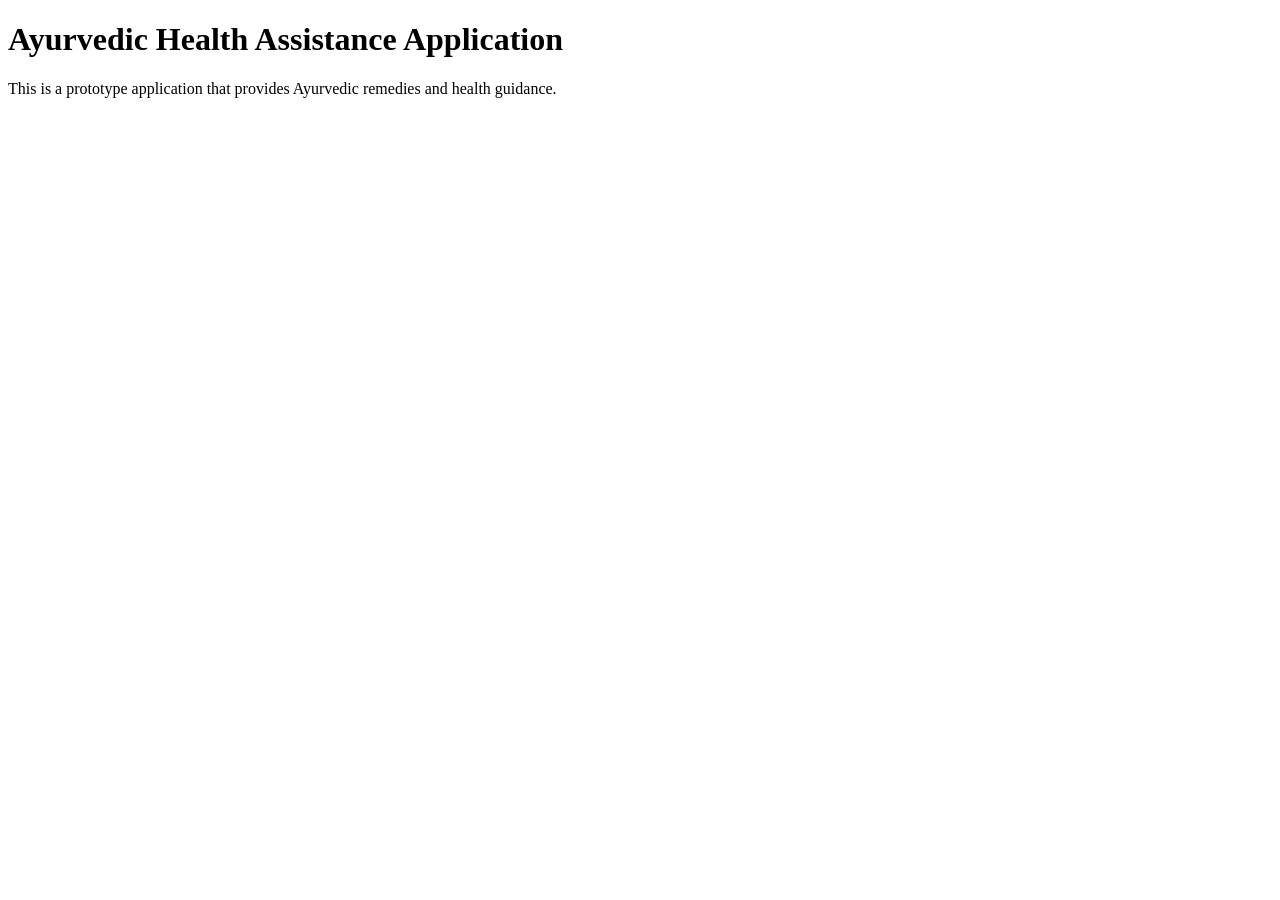
<file: index.html>
<!DOCTYPE html>
<html>
<head>
<title>Ayurvedic Health Assistance App</title>
</head>

<body>
<h1>Ayurvedic Health Assistance Application</h1>
<p>This is a prototype application that provides Ayurvedic remedies and health guidance.</p>
</body>
</html>
</file>
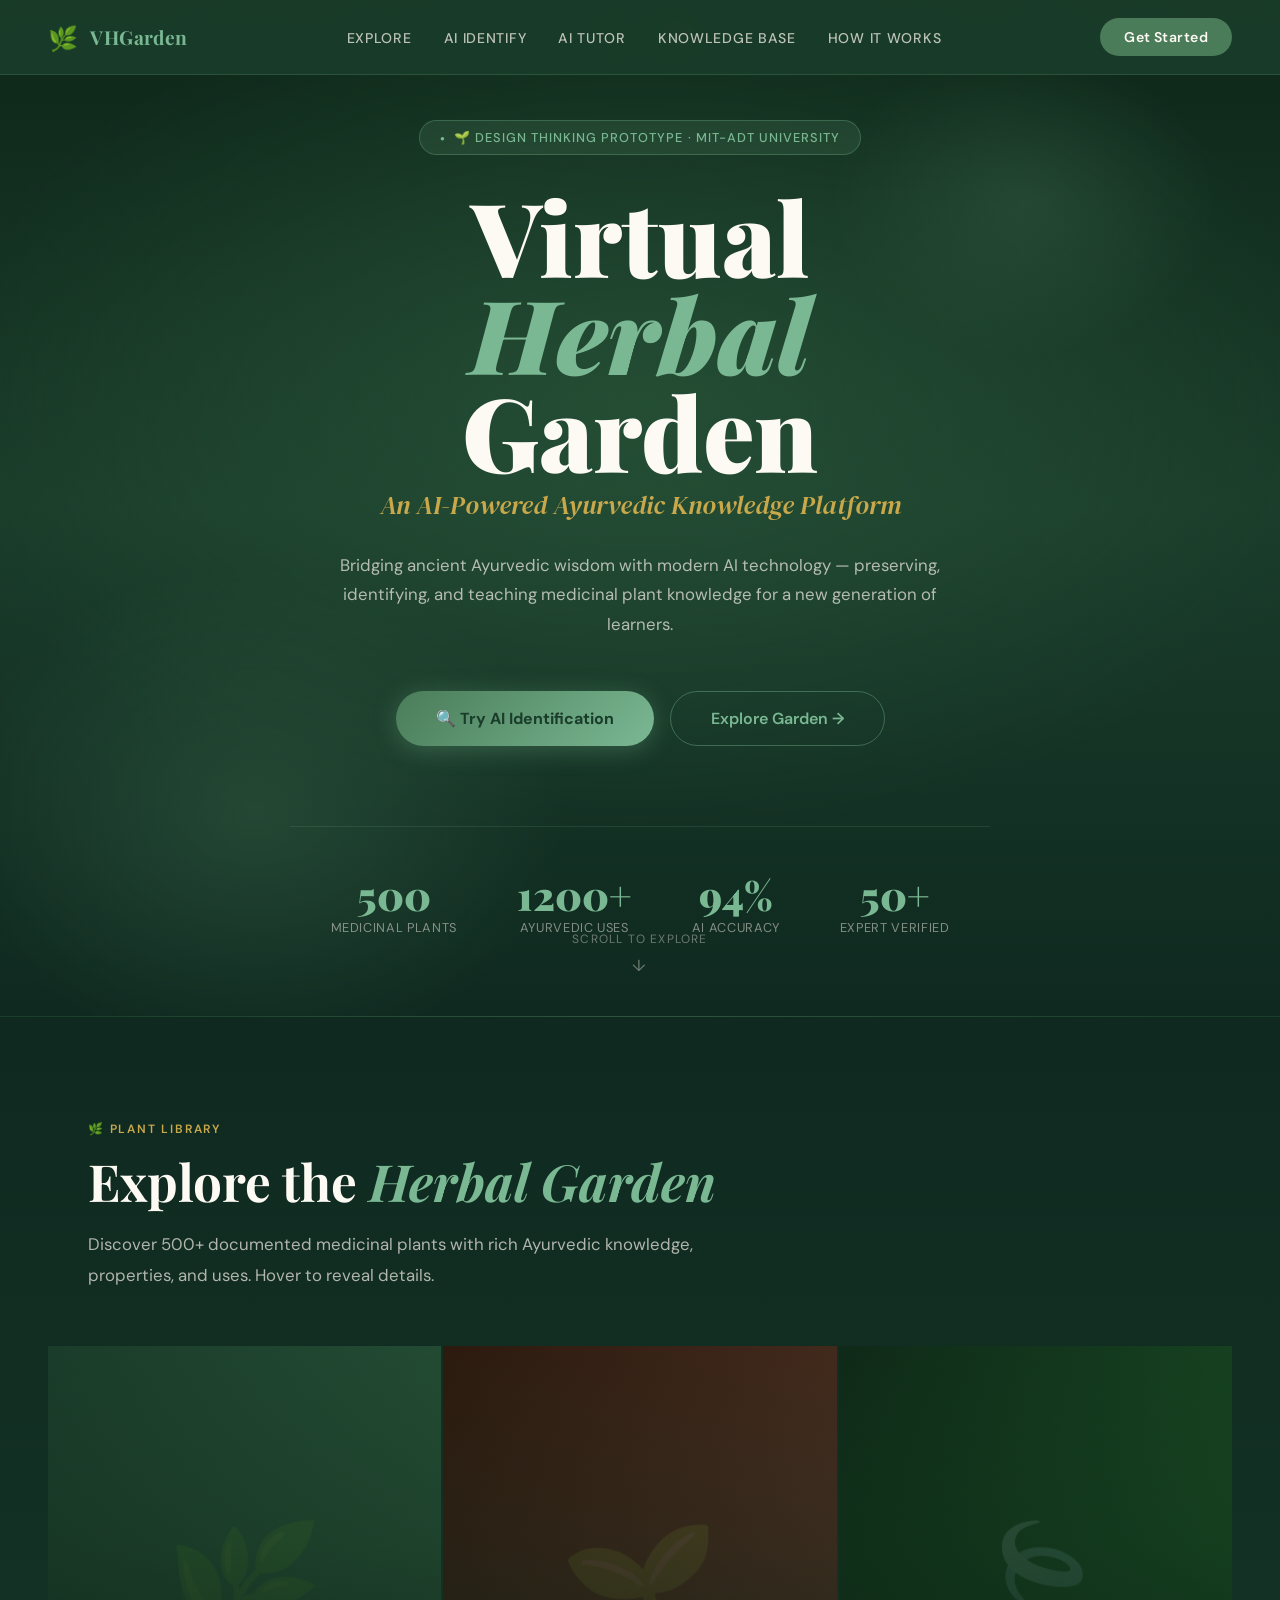
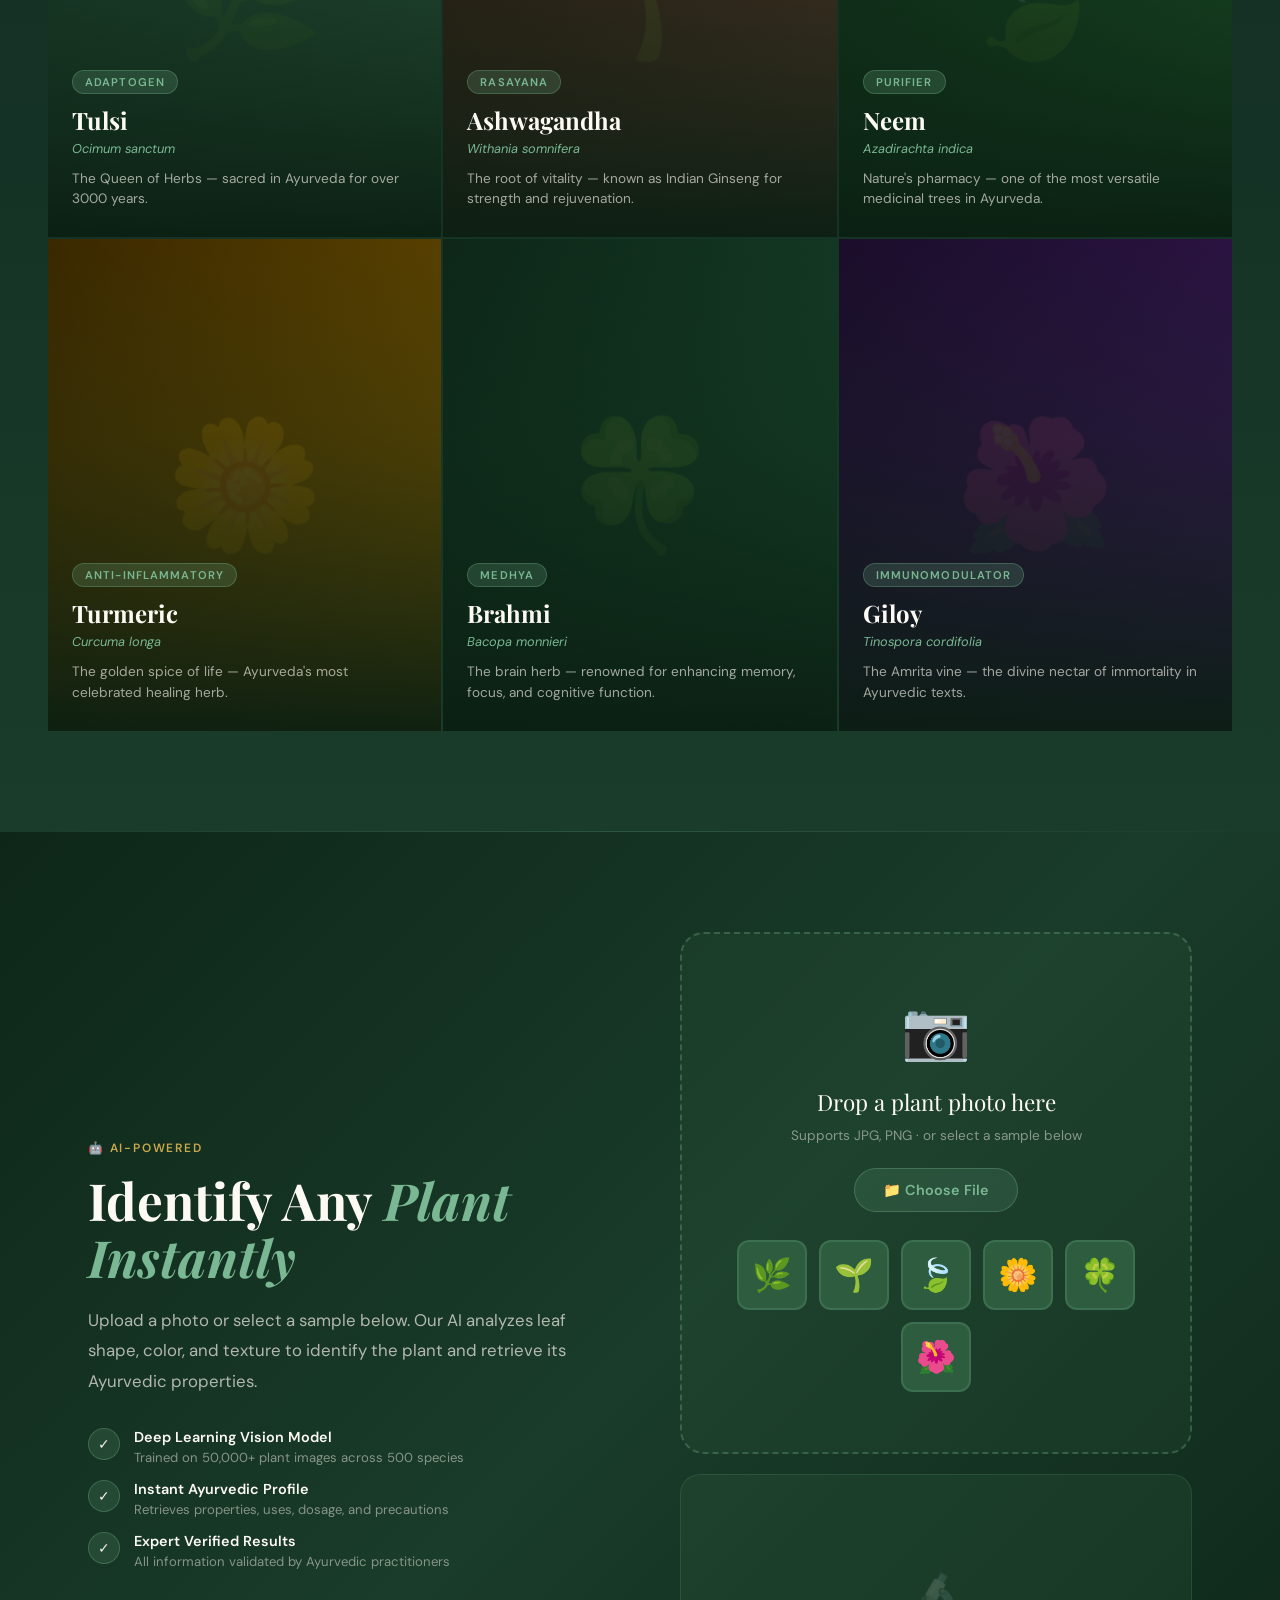
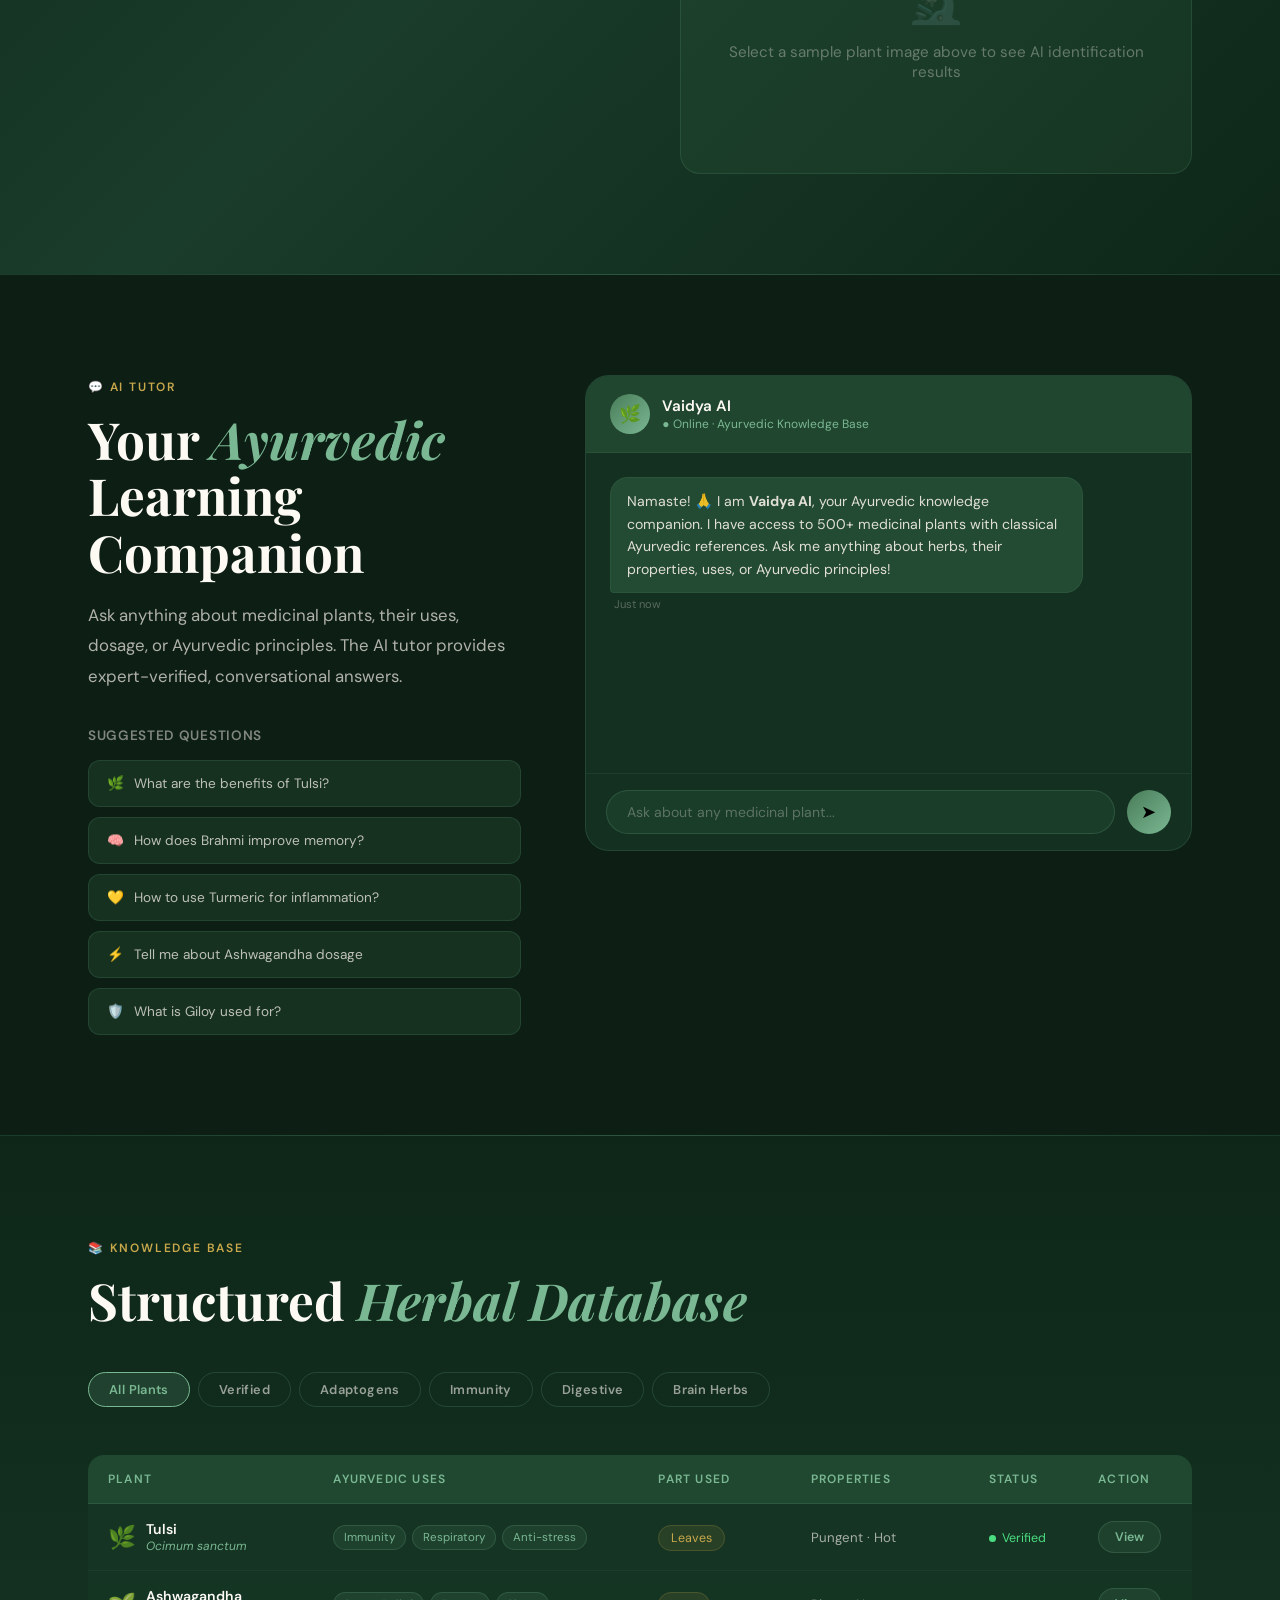
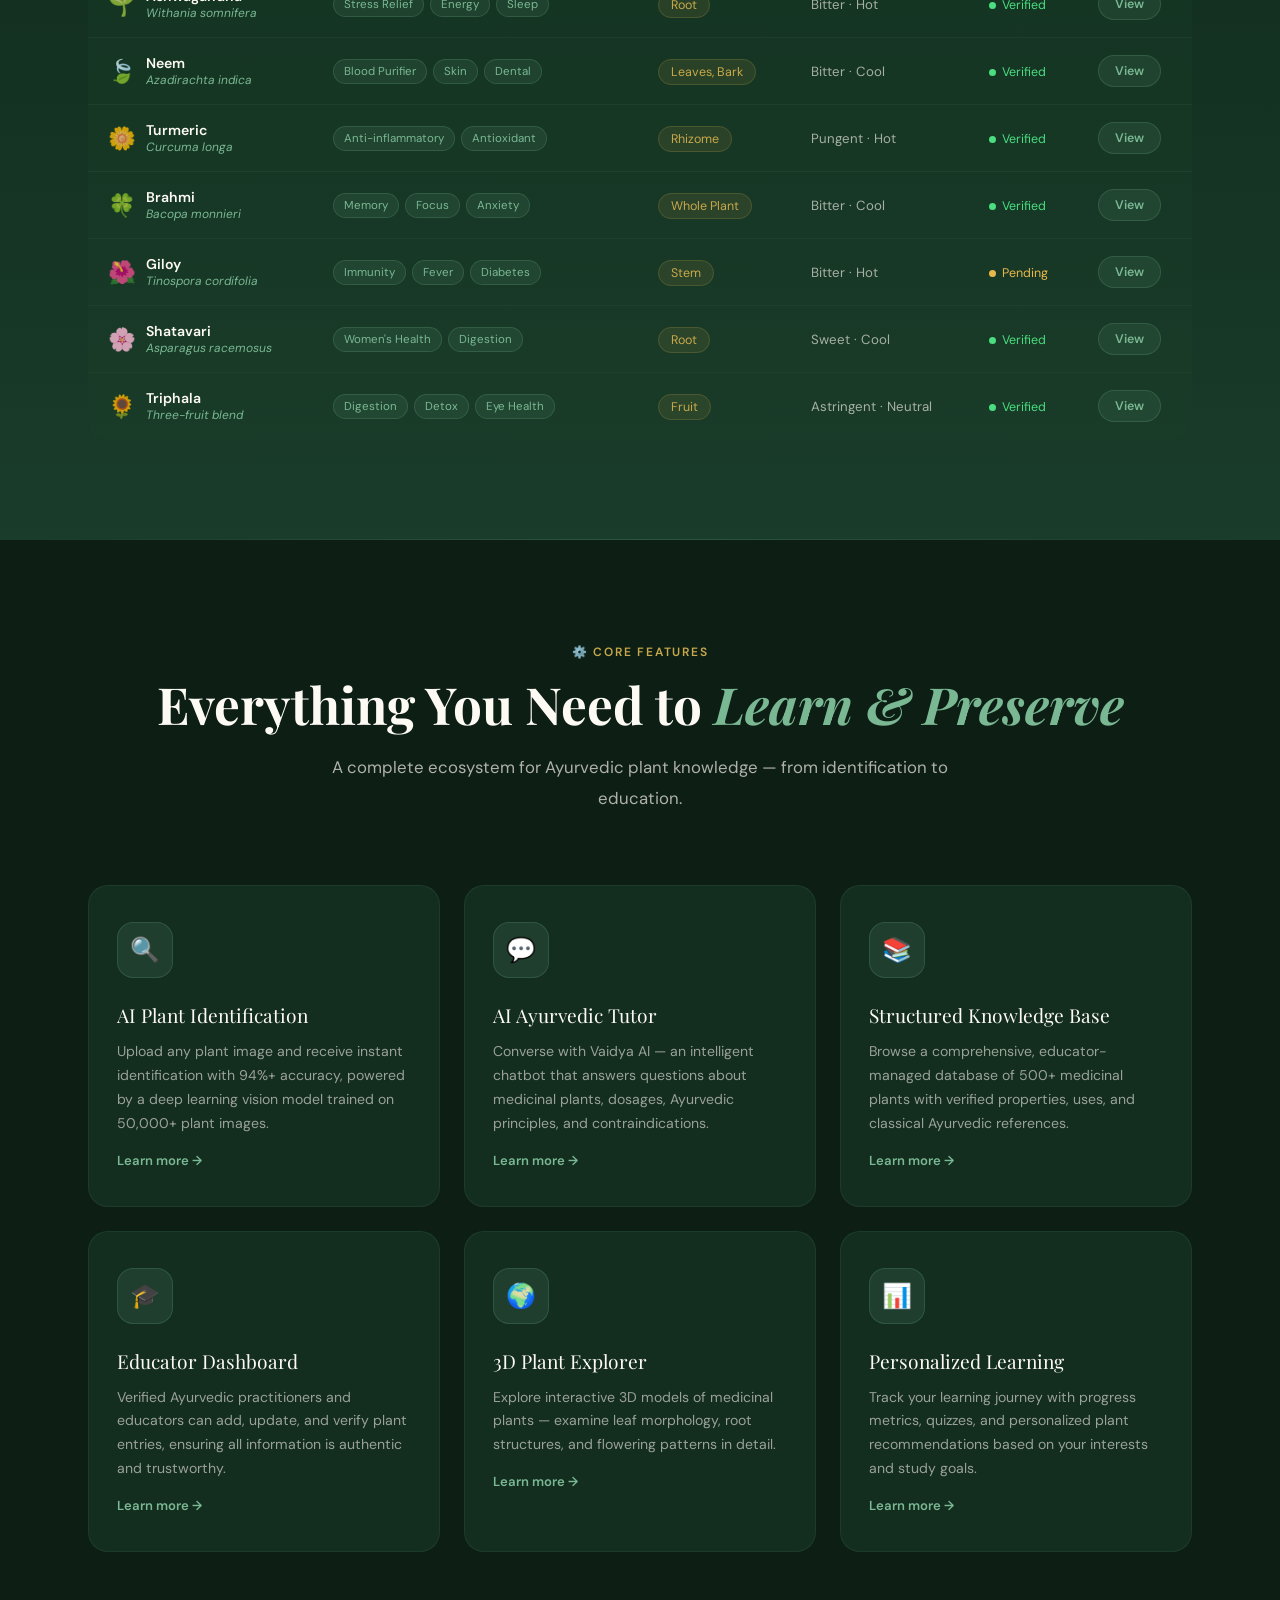
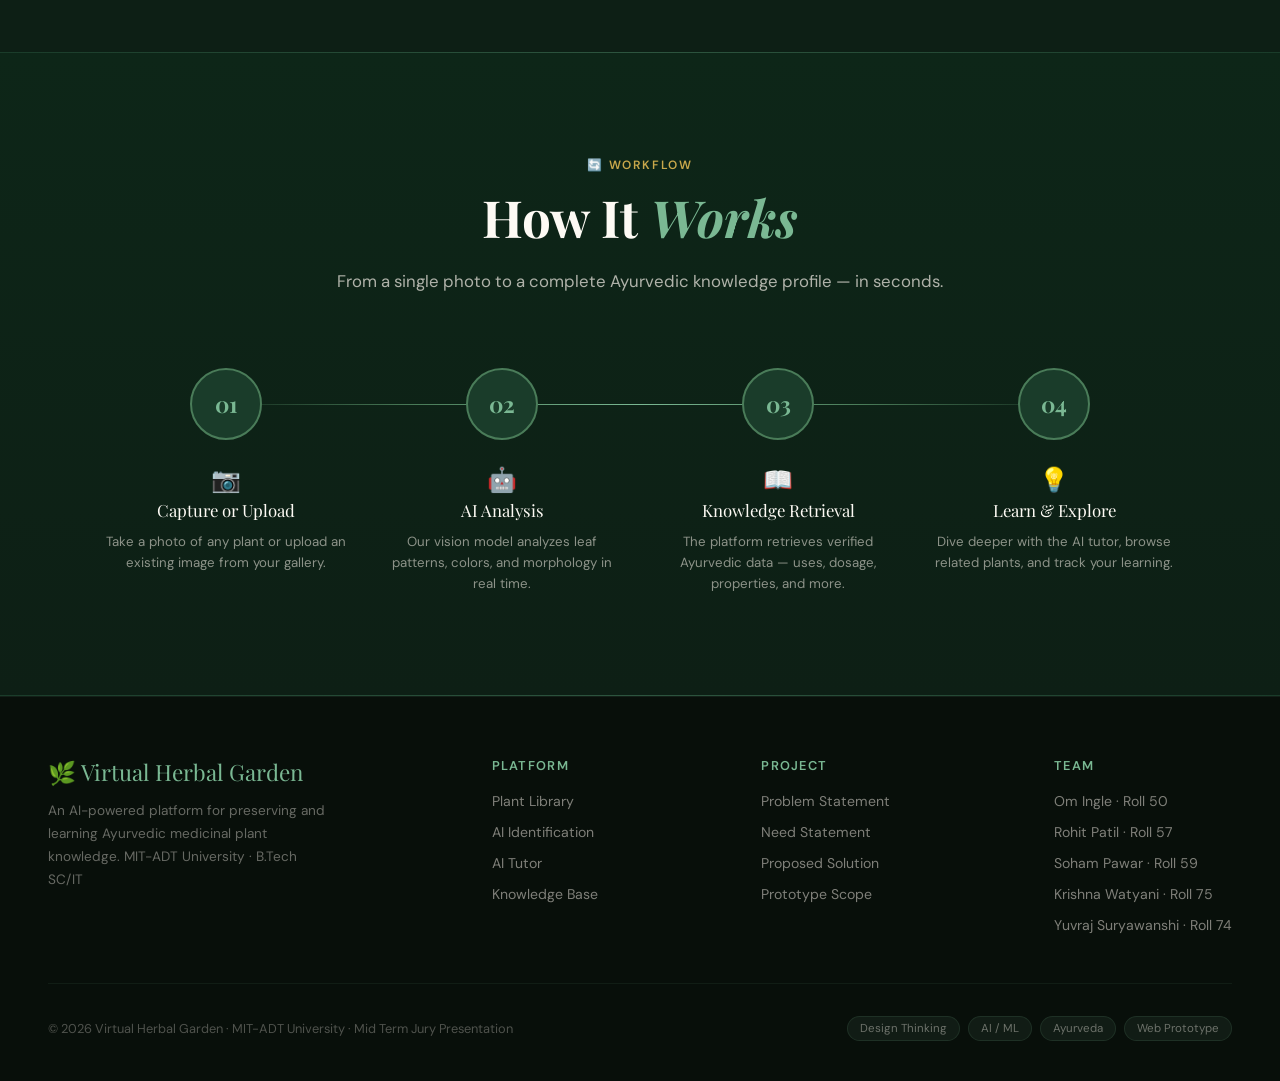
<file: virtual_herbal_garden new.html>
<!DOCTYPE html>
<html lang="en">
<head>
<meta charset="UTF-8">
<meta name="viewport" content="width=device-width, initial-scale=1.0">
<title>Virtual Herbal Garden — AI-Powered Ayurvedic Platform</title>
<link href="https://fonts.googleapis.com/css2?family=Playfair+Display:ital,wght@0,400;0,700;0,900;1,400&family=DM+Sans:wght@300;400;500;600&family=DM+Serif+Display:ital@0;1&display=swap" rel="stylesheet">
<style>
  :root {
    --forest: #1a3c2a;
    --moss: #2d5c3e;
    --sage: #4a7c59;
    --mint: #7ab893;
    --cream: #f5f0e8;
    --parchment: #ede5d0;
    --gold: #c8a84b;
    --amber: #e8b84b;
    --rust: #8b4513;
    --charcoal: #2c2c2c;
    --white: #fdfaf4;
    --text-dark: #1e2d1e;
    --text-mid: #4a5c4a;
    --glow: rgba(122, 184, 147, 0.15);
  }

  * { margin: 0; padding: 0; box-sizing: border-box; }

  html { scroll-behavior: smooth; }

  body {
    font-family: 'DM Sans', sans-serif;
    background: var(--forest);
    color: var(--cream);
    overflow-x: hidden;
  }

  /* ── NAV ── */
  nav {
    position: fixed; top: 0; left: 0; right: 0; z-index: 100;
    display: flex; justify-content: space-between; align-items: center;
    padding: 18px 48px;
    background: rgba(26, 60, 42, 0.92);
    backdrop-filter: blur(12px);
    border-bottom: 1px solid rgba(122, 184, 147, 0.2);
  }
  .nav-logo {
    display: flex; align-items: center; gap: 12px;
    font-family: 'Playfair Display', serif; font-size: 1.2rem; font-weight: 700;
    color: var(--mint); letter-spacing: 0.02em;
  }
  .nav-logo .leaf-icon { font-size: 1.5rem; animation: sway 3s ease-in-out infinite; }
  @keyframes sway { 0%,100%{transform:rotate(-5deg)} 50%{transform:rotate(5deg)} }
  .nav-links { display: flex; gap: 32px; list-style: none; }
  .nav-links a {
    color: rgba(245,240,232,0.75); text-decoration: none;
    font-size: 0.88rem; font-weight: 500; letter-spacing: 0.05em; text-transform: uppercase;
    transition: color 0.3s;
  }
  .nav-links a:hover { color: var(--mint); }
  .nav-cta {
    background: var(--sage); color: var(--white); border: none;
    padding: 10px 24px; border-radius: 100px; font-size: 0.88rem; font-weight: 600;
    cursor: pointer; transition: all 0.3s; font-family: 'DM Sans', sans-serif;
    letter-spacing: 0.03em;
  }
  .nav-cta:hover { background: var(--mint); color: var(--forest); transform: translateY(-1px); }

  /* ── HERO ── */
  #hero {
    min-height: 100vh;
    display: flex; flex-direction: column; justify-content: center; align-items: center;
    text-align: center; padding: 120px 48px 80px;
    position: relative; overflow: hidden;
  }
  .hero-bg {
    position: absolute; inset: 0; z-index: 0;
    background:
      radial-gradient(ellipse 80% 60% at 50% 40%, rgba(45,92,62,0.6) 0%, transparent 70%),
      radial-gradient(ellipse 40% 40% at 20% 80%, rgba(74,124,89,0.3) 0%, transparent 60%),
      radial-gradient(ellipse 30% 30% at 80% 20%, rgba(122,184,147,0.15) 0%, transparent 50%),
      linear-gradient(180deg, #0d2618 0%, #1a3c2a 50%, #0f2920 100%);
  }
  .floating-leaves {
    position: absolute; inset: 0; z-index: 0; pointer-events: none; overflow: hidden;
  }
  .leaf {
    position: absolute; font-size: 2rem; opacity: 0.06;
    animation: floatLeaf linear infinite;
  }
  @keyframes floatLeaf {
    0% { transform: translateY(100vh) rotate(0deg); opacity: 0; }
    10% { opacity: 0.08; }
    90% { opacity: 0.08; }
    100% { transform: translateY(-200px) rotate(360deg); opacity: 0; }
  }
  .hero-badge {
    display: inline-flex; align-items: center; gap: 8px;
    background: rgba(122,184,147,0.12); border: 1px solid rgba(122,184,147,0.3);
    padding: 8px 20px; border-radius: 100px; font-size: 0.8rem; font-weight: 500;
    color: var(--mint); letter-spacing: 0.08em; text-transform: uppercase;
    margin-bottom: 32px; position: relative; z-index: 1;
    animation: fadeSlideUp 0.8s ease both;
  }
  .hero-badge::before { content: '●'; font-size: 0.5rem; animation: pulse 2s infinite; }
  @keyframes pulse { 0%,100%{opacity:1} 50%{opacity:0.3} }
  .hero-title {
    font-family: 'Playfair Display', serif;
    font-size: clamp(3rem, 8vw, 7rem);
    font-weight: 900; line-height: 0.95;
    color: var(--white); margin-bottom: 8px;
    position: relative; z-index: 1;
    animation: fadeSlideUp 0.8s 0.1s ease both;
  }
  .hero-title .accent { color: var(--mint); font-style: italic; }
  .hero-sub-title {
    font-family: 'DM Serif Display', serif; font-size: clamp(1.1rem, 2.5vw, 1.6rem);
    color: var(--gold); margin-bottom: 28px; font-style: italic;
    position: relative; z-index: 1;
    animation: fadeSlideUp 0.8s 0.2s ease both;
  }
  .hero-desc {
    max-width: 600px; font-size: 1.05rem; line-height: 1.75;
    color: rgba(245,240,232,0.7); margin-bottom: 52px;
    position: relative; z-index: 1;
    animation: fadeSlideUp 0.8s 0.3s ease both;
  }
  .hero-actions {
    display: flex; gap: 16px; justify-content: center; flex-wrap: wrap;
    position: relative; z-index: 1;
    animation: fadeSlideUp 0.8s 0.4s ease both;
  }
  .btn-primary {
    background: linear-gradient(135deg, var(--sage), var(--mint));
    color: var(--forest); border: none; padding: 16px 40px; border-radius: 100px;
    font-size: 1rem; font-weight: 700; cursor: pointer;
    transition: all 0.3s; font-family: 'DM Sans', sans-serif;
    box-shadow: 0 4px 24px rgba(122,184,147,0.3);
  }
  .btn-primary:hover { transform: translateY(-2px); box-shadow: 0 8px 32px rgba(122,184,147,0.4); }
  .btn-secondary {
    background: transparent; color: var(--mint);
    border: 1.5px solid rgba(122,184,147,0.4); padding: 16px 40px; border-radius: 100px;
    font-size: 1rem; font-weight: 600; cursor: pointer;
    transition: all 0.3s; font-family: 'DM Sans', sans-serif;
  }
  .btn-secondary:hover { background: rgba(122,184,147,0.1); border-color: var(--mint); }
  .hero-scroll {
    position: absolute; bottom: 40px; left: 50%; transform: translateX(-50%);
    display: flex; flex-direction: column; align-items: center; gap: 8px;
    color: rgba(245,240,232,0.4); font-size: 0.75rem; letter-spacing: 0.1em;
    text-transform: uppercase; z-index: 1; animation: bounce 2s infinite;
  }
  @keyframes bounce { 0%,100%{transform:translateX(-50%) translateY(0)} 50%{transform:translateX(-50%) translateY(6px)} }
  .hero-stats {
    display: flex; gap: 60px; justify-content: center; flex-wrap: wrap;
    margin-top: 80px; position: relative; z-index: 1;
    animation: fadeSlideUp 0.8s 0.5s ease both;
    border-top: 1px solid rgba(122,184,147,0.15); padding-top: 48px; width: 100%; max-width: 700px;
  }
  .stat { text-align: center; }
  .stat-num {
    font-family: 'Playfair Display', serif; font-size: 2.5rem; font-weight: 900;
    color: var(--mint); line-height: 1;
  }
  .stat-label { font-size: 0.8rem; color: rgba(245,240,232,0.5); margin-top: 4px; letter-spacing: 0.05em; text-transform: uppercase; }

  @keyframes fadeSlideUp {
    from { opacity: 0; transform: translateY(30px); }
    to { opacity: 1; transform: translateY(0); }
  }

  /* ── SECTION COMMON ── */
  section { padding: 100px 48px; max-width: 1200px; margin: 0 auto; }
  .section-label {
    display: inline-block; font-size: 0.75rem; font-weight: 600;
    letter-spacing: 0.15em; text-transform: uppercase;
    color: var(--gold); margin-bottom: 16px;
  }
  .section-title {
    font-family: 'Playfair Display', serif; font-size: clamp(2rem, 4vw, 3.2rem);
    font-weight: 700; line-height: 1.1; color: var(--white); margin-bottom: 20px;
  }
  .section-title .italic { font-style: italic; color: var(--mint); }
  .section-body { font-size: 1.05rem; line-height: 1.8; color: rgba(245,240,232,0.7); max-width: 620px; }

  /* ── FULL-WIDTH WRAPPER ── */
  .fw { max-width: 100%; }
  .section-inner { max-width: 1200px; margin: 0 auto; }

  /* ── EXPLORE SECTION ── */
  #explore { background: linear-gradient(180deg, #0f2920 0%, #1a3c2a 100%); max-width: 100%; padding: 100px 0; }
  .explore-header { padding: 0 48px; margin-bottom: 56px; }
  .plant-grid {
    display: grid; grid-template-columns: repeat(3, 1fr);
    gap: 2px; padding: 0 48px;
  }
  @media(max-width:900px) { .plant-grid { grid-template-columns: 1fr 1fr; } }
  .plant-card {
    position: relative; overflow: hidden; cursor: pointer;
    aspect-ratio: 4/5; background: var(--moss);
    transition: all 0.4s;
  }
  .plant-card:hover { z-index: 2; transform: scale(1.02); }
  .plant-card-bg {
    position: absolute; inset: 0;
    display: flex; align-items: center; justify-content: center;
    font-size: 8rem; opacity: 0.15; transition: all 0.5s;
  }
  .plant-card:hover .plant-card-bg { opacity: 0.25; transform: scale(1.1); }
  .plant-card-overlay {
    position: absolute; inset: 0;
    background: linear-gradient(0deg, rgba(10,30,18,0.95) 0%, rgba(10,30,18,0.3) 60%, transparent 100%);
  }
  .plant-card-content {
    position: absolute; bottom: 0; left: 0; right: 0; padding: 28px 24px;
  }
  .plant-tag {
    display: inline-block; background: rgba(122,184,147,0.2); color: var(--mint);
    font-size: 0.7rem; font-weight: 600; letter-spacing: 0.1em; text-transform: uppercase;
    padding: 4px 12px; border-radius: 100px; margin-bottom: 10px;
    border: 1px solid rgba(122,184,147,0.3);
  }
  .plant-name {
    font-family: 'Playfair Display', serif; font-size: 1.5rem; font-weight: 700;
    color: var(--white); margin-bottom: 4px;
  }
  .plant-scientific { font-size: 0.8rem; color: var(--mint); font-style: italic; margin-bottom: 12px; }
  .plant-desc { font-size: 0.85rem; color: rgba(245,240,232,0.65); line-height: 1.5; }
  .plant-card-hover {
    position: absolute; inset: 0; background: rgba(26,60,42,0.97);
    padding: 32px 24px; opacity: 0; transition: all 0.4s;
    display: flex; flex-direction: column; justify-content: center;
  }
  .plant-card:hover .plant-card-hover { opacity: 1; }
  .hover-title { font-family: 'Playfair Display', serif; font-size: 1.3rem; color: var(--mint); margin-bottom: 16px; }
  .hover-props { list-style: none; }
  .hover-props li {
    display: flex; align-items: flex-start; gap: 10px;
    font-size: 0.85rem; color: rgba(245,240,232,0.8); padding: 8px 0;
    border-bottom: 1px solid rgba(122,184,147,0.1);
  }
  .hover-props li:last-child { border-bottom: none; }
  .prop-icon { color: var(--gold); flex-shrink: 0; }

  /* ── AI IDENTIFY ── */
  #identify {
    background: linear-gradient(135deg, #0d2618 0%, #1a3c2a 50%, #0d2618 100%);
    max-width: 100%; padding: 100px 0;
  }
  .identify-inner {
    max-width: 1200px; margin: 0 auto; padding: 0 48px;
    display: grid; grid-template-columns: 1fr 1fr; gap: 80px; align-items: center;
  }
  @media(max-width:900px) { .identify-inner { grid-template-columns: 1fr; } }
  .upload-zone {
    border: 2px dashed rgba(122,184,147,0.3); border-radius: 24px;
    padding: 60px 40px; text-align: center;
    background: rgba(45,92,62,0.2); cursor: pointer;
    transition: all 0.3s; position: relative; overflow: hidden;
  }
  .upload-zone:hover { border-color: var(--mint); background: rgba(45,92,62,0.35); }
  .upload-icon { font-size: 3.5rem; margin-bottom: 20px; display: block; }
  .upload-title { font-family: 'Playfair Display', serif; font-size: 1.4rem; color: var(--white); margin-bottom: 10px; }
  .upload-hint { font-size: 0.85rem; color: rgba(245,240,232,0.5); }
  .upload-btn {
    margin-top: 24px; background: rgba(122,184,147,0.15);
    border: 1px solid rgba(122,184,147,0.3); color: var(--mint);
    padding: 12px 28px; border-radius: 100px; font-size: 0.9rem; font-weight: 600;
    cursor: pointer; transition: all 0.3s; font-family: 'DM Sans', sans-serif;
  }
  .upload-btn:hover { background: rgba(122,184,147,0.25); }
  .sample-images { display: flex; gap: 12px; margin-top: 28px; justify-content: center; flex-wrap: wrap; }
  .sample-img {
    width: 70px; height: 70px; border-radius: 12px; overflow: hidden;
    border: 2px solid rgba(122,184,147,0.2); cursor: pointer;
    transition: all 0.3s; background: var(--moss);
    display: flex; align-items: center; justify-content: center;
    font-size: 2rem;
  }
  .sample-img:hover { border-color: var(--mint); transform: scale(1.05); }
  .sample-img.active { border-color: var(--gold); }
  .result-panel {
    background: rgba(45,92,62,0.25); border: 1px solid rgba(122,184,147,0.15);
    border-radius: 20px; padding: 32px; min-height: 300px;
    display: flex; flex-direction: column; justify-content: center;
  }
  .result-empty { text-align: center; color: rgba(245,240,232,0.35); font-size: 0.95rem; }
  .result-empty-icon { font-size: 3rem; margin-bottom: 12px; display: block; opacity: 0.5; }
  .result-content { display: none; }
  .result-content.active { display: block; animation: fadeSlideUp 0.5s ease; }
  .result-match { display: flex; align-items: center; gap: 16px; margin-bottom: 24px; }
  .result-icon { font-size: 3rem; }
  .result-name { font-family: 'Playfair Display', serif; font-size: 1.5rem; color: var(--white); }
  .result-sci { color: var(--mint); font-size: 0.9rem; font-style: italic; }
  .confidence-bar { margin-bottom: 20px; }
  .confidence-label { display: flex; justify-content: space-between; font-size: 0.8rem; color: rgba(245,240,232,0.6); margin-bottom: 8px; }
  .bar-track { height: 6px; background: rgba(122,184,147,0.15); border-radius: 100px; overflow: hidden; }
  .bar-fill { height: 100%; background: linear-gradient(90deg, var(--sage), var(--mint)); border-radius: 100px; transition: width 1s ease; width: 0; }
  .result-tags { display: flex; gap: 8px; flex-wrap: wrap; margin-bottom: 20px; }
  .rtag {
    padding: 6px 14px; border-radius: 100px; font-size: 0.75rem; font-weight: 600;
    background: rgba(122,184,147,0.12); border: 1px solid rgba(122,184,147,0.25);
    color: var(--mint);
  }
  .result-info { font-size: 0.88rem; line-height: 1.6; color: rgba(245,240,232,0.7); }

  /* ── AI TUTOR ── */
  #tutor {
    background: #0d1f15; max-width: 100%; padding: 100px 0;
  }
  .tutor-inner {
    max-width: 1200px; margin: 0 auto; padding: 0 48px;
    display: grid; grid-template-columns: 1fr 1.4fr; gap: 64px; align-items: start;
  }
  @media(max-width:900px) { .tutor-inner { grid-template-columns: 1fr; } }
  .chat-window {
    background: rgba(26,60,42,0.6); border: 1px solid rgba(122,184,147,0.15);
    border-radius: 24px; overflow: hidden;
  }
  .chat-header {
    background: rgba(45,92,62,0.5); padding: 18px 24px;
    display: flex; align-items: center; gap: 12px;
    border-bottom: 1px solid rgba(122,184,147,0.1);
  }
  .chat-avatar {
    width: 40px; height: 40px; border-radius: 100px;
    background: linear-gradient(135deg, var(--sage), var(--mint));
    display: flex; align-items: center; justify-content: center; font-size: 1.1rem;
  }
  .chat-name { font-weight: 600; color: var(--white); font-size: 0.95rem; }
  .chat-status { font-size: 0.75rem; color: var(--mint); }
  .chat-messages { padding: 24px; min-height: 320px; max-height: 320px; overflow-y: auto; display: flex; flex-direction: column; gap: 16px; }
  .chat-messages::-webkit-scrollbar { width: 4px; }
  .chat-messages::-webkit-scrollbar-thumb { background: rgba(122,184,147,0.2); border-radius: 2px; }
  .msg { max-width: 85%; }
  .msg-bot { align-self: flex-start; }
  .msg-user { align-self: flex-end; }
  .msg-bubble {
    padding: 12px 16px; border-radius: 18px; font-size: 0.88rem; line-height: 1.6;
  }
  .msg-bot .msg-bubble {
    background: rgba(45,92,62,0.6); color: rgba(245,240,232,0.9);
    border-bottom-left-radius: 4px; border: 1px solid rgba(122,184,147,0.1);
  }
  .msg-user .msg-bubble {
    background: linear-gradient(135deg, var(--sage), var(--moss));
    color: var(--white); border-bottom-right-radius: 4px;
  }
  .msg-time { font-size: 0.7rem; color: rgba(245,240,232,0.3); margin-top: 4px; padding: 0 4px; }
  .chat-input-area {
    padding: 16px 20px; border-top: 1px solid rgba(122,184,147,0.1);
    display: flex; gap: 12px; align-items: center;
  }
  .chat-input {
    flex: 1; background: rgba(45,92,62,0.3); border: 1px solid rgba(122,184,147,0.2);
    border-radius: 100px; padding: 12px 20px; color: var(--cream);
    font-size: 0.88rem; outline: none; font-family: 'DM Sans', sans-serif;
  }
  .chat-input::placeholder { color: rgba(245,240,232,0.3); }
  .chat-input:focus { border-color: rgba(122,184,147,0.5); }
  .chat-send {
    width: 44px; height: 44px; border-radius: 100px;
    background: linear-gradient(135deg, var(--sage), var(--mint));
    border: none; cursor: pointer; display: flex; align-items: center; justify-content: center;
    font-size: 1.1rem; transition: all 0.3s; flex-shrink: 0;
  }
  .chat-send:hover { transform: scale(1.08); }
  .suggested-qs { display: flex; flex-direction: column; gap: 10px; }
  .sq {
    background: rgba(45,92,62,0.3); border: 1px solid rgba(122,184,147,0.15);
    border-radius: 12px; padding: 14px 18px; cursor: pointer;
    font-size: 0.85rem; color: rgba(245,240,232,0.75);
    transition: all 0.3s; display: flex; align-items: center; gap: 10px;
  }
  .sq:hover { background: rgba(45,92,62,0.55); border-color: rgba(122,184,147,0.35); color: var(--white); }
  .sq-icon { color: var(--gold); flex-shrink: 0; }
  .typing-indicator { display: flex; gap: 4px; padding: 4px 0; }
  .typing-dot {
    width: 6px; height: 6px; border-radius: 50%; background: var(--mint);
    animation: typingPulse 1.2s infinite;
  }
  .typing-dot:nth-child(2) { animation-delay: 0.2s; }
  .typing-dot:nth-child(3) { animation-delay: 0.4s; }
  @keyframes typingPulse { 0%,80%,100%{opacity:0.2;transform:scale(0.8)} 40%{opacity:1;transform:scale(1)} }

  /* ── KNOWLEDGE BASE ── */
  #knowledge {
    background: linear-gradient(180deg, #0d2618 0%, #1a3c2a 100%);
    max-width: 100%; padding: 100px 0;
  }
  .kb-inner { max-width: 1200px; margin: 0 auto; padding: 0 48px; }
  .kb-header { display: flex; justify-content: space-between; align-items: flex-end; margin-bottom: 48px; flex-wrap: wrap; gap: 24px; }
  .kb-filters { display: flex; gap: 8px; flex-wrap: wrap; }
  .filter-btn {
    padding: 8px 20px; border-radius: 100px; font-size: 0.8rem; font-weight: 600;
    cursor: pointer; transition: all 0.3s; font-family: 'DM Sans', sans-serif;
    border: 1px solid rgba(122,184,147,0.2); background: transparent; color: rgba(245,240,232,0.6);
    letter-spacing: 0.03em;
  }
  .filter-btn.active, .filter-btn:hover {
    background: rgba(122,184,147,0.15); border-color: var(--mint); color: var(--mint);
  }
  .kb-table {
    width: 100%; border-collapse: collapse;
    background: rgba(26,60,42,0.4); border-radius: 16px; overflow: hidden;
  }
  .kb-table th {
    background: rgba(45,92,62,0.5); padding: 16px 20px; text-align: left;
    font-size: 0.75rem; font-weight: 600; letter-spacing: 0.1em; text-transform: uppercase;
    color: var(--mint); border-bottom: 1px solid rgba(122,184,147,0.15);
  }
  .kb-table td {
    padding: 16px 20px; font-size: 0.88rem; color: rgba(245,240,232,0.8);
    border-bottom: 1px solid rgba(122,184,147,0.06); vertical-align: middle;
  }
  .kb-table tr:last-child td { border-bottom: none; }
  .kb-table tr:hover td { background: rgba(45,92,62,0.2); }
  .kb-icon { font-size: 1.4rem; }
  .kb-name { font-weight: 600; color: var(--white); }
  .kb-sci { font-size: 0.75rem; color: var(--mint); font-style: italic; }
  .uses-tags { display: flex; gap: 6px; flex-wrap: wrap; }
  .utag { font-size: 0.72rem; padding: 4px 10px; border-radius: 100px; background: rgba(122,184,147,0.1); color: var(--mint); border: 1px solid rgba(122,184,147,0.2); }
  .part-badge { font-size: 0.78rem; padding: 4px 12px; border-radius: 100px; background: rgba(200,168,75,0.1); color: var(--gold); border: 1px solid rgba(200,168,75,0.2); }
  .status-dot { display: inline-flex; align-items: center; gap: 6px; font-size: 0.78rem; }
  .sdot { width: 7px; height: 7px; border-radius: 50%; }
  .sdot.verified { background: #4ade80; }
  .sdot.pending { background: var(--amber); }
  .action-btn {
    padding: 7px 16px; border-radius: 100px; font-size: 0.78rem; font-weight: 600;
    cursor: pointer; transition: all 0.3s; font-family: 'DM Sans', sans-serif;
    background: rgba(122,184,147,0.1); border: 1px solid rgba(122,184,147,0.2); color: var(--mint);
  }
  .action-btn:hover { background: rgba(122,184,147,0.2); }

  /* ── FEATURES ── */
  #features {
    background: #0d1f15; max-width: 100%; padding: 100px 0;
  }
  .features-inner { max-width: 1200px; margin: 0 auto; padding: 0 48px; }
  .features-header { text-align: center; margin-bottom: 72px; }
  .features-grid { display: grid; grid-template-columns: repeat(3, 1fr); gap: 24px; }
  @media(max-width:900px) { .features-grid { grid-template-columns: 1fr 1fr; } }
  .feature-card {
    background: rgba(26,60,42,0.5); border: 1px solid rgba(122,184,147,0.1);
    border-radius: 20px; padding: 36px 28px;
    transition: all 0.4s; position: relative; overflow: hidden;
  }
  .feature-card::before {
    content: ''; position: absolute; top: 0; left: 0; right: 0; height: 2px;
    background: linear-gradient(90deg, transparent, var(--sage), transparent);
    opacity: 0; transition: all 0.4s;
  }
  .feature-card:hover { transform: translateY(-6px); border-color: rgba(122,184,147,0.25); background: rgba(45,92,62,0.4); }
  .feature-card:hover::before { opacity: 1; }
  .feature-icon {
    width: 56px; height: 56px; border-radius: 16px;
    background: rgba(122,184,147,0.12); border: 1px solid rgba(122,184,147,0.2);
    display: flex; align-items: center; justify-content: center;
    font-size: 1.5rem; margin-bottom: 24px;
  }
  .feature-title { font-family: 'Playfair Display', serif; font-size: 1.2rem; color: var(--white); margin-bottom: 12px; }
  .feature-desc { font-size: 0.88rem; line-height: 1.7; color: rgba(245,240,232,0.6); }
  .feature-link { color: var(--mint); font-size: 0.82rem; font-weight: 600; display: inline-flex; align-items: center; gap: 4px; margin-top: 16px; cursor: pointer; }

  /* ── HOW IT WORKS ── */
  #how {
    background: linear-gradient(180deg, #0d2618 0%, #0d1f15 100%);
    max-width: 100%; padding: 100px 0;
  }
  .how-inner { max-width: 1200px; margin: 0 auto; padding: 0 48px; }
  .how-header { text-align: center; margin-bottom: 72px; }
  .steps { display: grid; grid-template-columns: repeat(4, 1fr); gap: 0; position: relative; }
  .steps::before {
    content: ''; position: absolute; top: 36px; left: 10%; right: 10%; height: 1px;
    background: linear-gradient(90deg, transparent, var(--sage), var(--mint), var(--sage), transparent);
    z-index: 0;
  }
  .step { text-align: center; padding: 0 16px; position: relative; z-index: 1; }
  .step-num {
    width: 72px; height: 72px; border-radius: 50%; margin: 0 auto 24px;
    display: flex; align-items: center; justify-content: center;
    font-family: 'Playfair Display', serif; font-size: 1.4rem; font-weight: 700;
    background: var(--forest); border: 2px solid var(--sage); color: var(--mint);
    transition: all 0.3s;
  }
  .step:hover .step-num { background: var(--sage); color: var(--white); transform: scale(1.1); }
  .step-icon { font-size: 1.5rem; margin-bottom: 4px; }
  .step-title { font-family: 'Playfair Display', serif; font-size: 1.05rem; color: var(--white); margin-bottom: 10px; }
  .step-desc { font-size: 0.83rem; color: rgba(245,240,232,0.55); line-height: 1.6; }

  /* ── FOOTER ── */
  footer {
    background: #080f0a; padding: 60px 48px 40px;
    border-top: 1px solid rgba(122,184,147,0.1);
  }
  .footer-inner { max-width: 1200px; margin: 0 auto; }
  .footer-top { display: flex; justify-content: space-between; align-items: flex-start; flex-wrap: wrap; gap: 40px; margin-bottom: 48px; }
  .footer-brand .logo { font-family: 'Playfair Display', serif; font-size: 1.4rem; color: var(--mint); margin-bottom: 12px; display: flex; align-items: center; gap: 8px; }
  .footer-brand p { font-size: 0.85rem; color: rgba(245,240,232,0.4); max-width: 280px; line-height: 1.7; }
  .footer-col h4 { font-size: 0.8rem; font-weight: 600; letter-spacing: 0.1em; text-transform: uppercase; color: var(--mint); margin-bottom: 16px; }
  .footer-col ul { list-style: none; display: flex; flex-direction: column; gap: 10px; }
  .footer-col ul li a { color: rgba(245,240,232,0.5); text-decoration: none; font-size: 0.88rem; transition: color 0.3s; }
  .footer-col ul li a:hover { color: var(--mint); }
  .footer-bottom { display: flex; justify-content: space-between; align-items: center; padding-top: 32px; border-top: 1px solid rgba(122,184,147,0.08); flex-wrap: wrap; gap: 12px; }
  .footer-bottom p { font-size: 0.8rem; color: rgba(245,240,232,0.3); }
  .team-tags { display: flex; gap: 8px; flex-wrap: wrap; }
  .team-tag { font-size: 0.72rem; padding: 4px 12px; border-radius: 100px; background: rgba(122,184,147,0.08); border: 1px solid rgba(122,184,147,0.12); color: rgba(245,240,232,0.4); }

  /* ── MODAL ── */
  .modal-overlay {
    display: none; position: fixed; inset: 0; z-index: 200;
    background: rgba(8,15,10,0.85); backdrop-filter: blur(8px);
    align-items: center; justify-content: center; padding: 24px;
  }
  .modal-overlay.open { display: flex; }
  .modal {
    background: #1a3c2a; border: 1px solid rgba(122,184,147,0.2);
    border-radius: 24px; padding: 48px; max-width: 560px; width: 100%;
    position: relative; animation: fadeSlideUp 0.4s ease;
  }
  .modal-close {
    position: absolute; top: 20px; right: 20px;
    background: rgba(122,184,147,0.1); border: 1px solid rgba(122,184,147,0.2);
    color: var(--mint); width: 36px; height: 36px; border-radius: 50%;
    cursor: pointer; font-size: 1rem; display: flex; align-items: center; justify-content: center;
    transition: all 0.3s;
  }
  .modal-close:hover { background: rgba(122,184,147,0.2); }
  .modal-icon { font-size: 3.5rem; margin-bottom: 16px; display: block; text-align: center; }
  .modal-title { font-family: 'Playfair Display', serif; font-size: 1.8rem; color: var(--white); text-align: center; margin-bottom: 8px; }
  .modal-sci { color: var(--mint); font-style: italic; font-size: 0.9rem; text-align: center; margin-bottom: 28px; }
  .modal-grid { display: grid; grid-template-columns: 1fr 1fr; gap: 16px; margin-bottom: 24px; }
  .modal-prop { background: rgba(45,92,62,0.3); border-radius: 12px; padding: 16px; }
  .modal-prop-label { font-size: 0.72rem; font-weight: 600; letter-spacing: 0.1em; text-transform: uppercase; color: var(--gold); margin-bottom: 6px; }
  .modal-prop-value { font-size: 0.88rem; color: rgba(245,240,232,0.85); line-height: 1.5; }
  .modal-desc { font-size: 0.9rem; line-height: 1.7; color: rgba(245,240,232,0.7); }

  /* Scrollbar */
  ::-webkit-scrollbar { width: 6px; }
  ::-webkit-scrollbar-track { background: var(--forest); }
  ::-webkit-scrollbar-thumb { background: var(--sage); border-radius: 3px; }

  /* Active section */
  .section-divider {
    width: 100%; height: 1px; background: linear-gradient(90deg, transparent, rgba(122,184,147,0.2), transparent);
  }

  @media(max-width:768px) {
    nav { padding: 16px 24px; }
    .nav-links { display: none; }
    section { padding: 64px 24px; }
    .hero-stats { gap: 32px; }
    .plant-grid { grid-template-columns: 1fr 1fr; }
    .steps { grid-template-columns: 1fr 1fr; }
    .steps::before { display: none; }
    .features-grid { grid-template-columns: 1fr; }
    .identify-inner, .tutor-inner { gap: 40px; }
    footer { padding: 48px 24px 32px; }
  }
</style>
</head>
<body>

<!-- NAV -->
<nav>
  <div class="nav-logo">
    <span class="leaf-icon">🌿</span>
    VHGarden
  </div>
  <ul class="nav-links">
    <li><a href="#explore">Explore</a></li>
    <li><a href="#identify">AI Identify</a></li>
    <li><a href="#tutor">AI Tutor</a></li>
    <li><a href="#knowledge">Knowledge Base</a></li>
    <li><a href="#how">How It Works</a></li>
  </ul>
  <button class="nav-cta" onclick="scrollTo({top:0,behavior:'smooth'})">Get Started</button>
</nav>

<!-- HERO -->
<div id="hero">
  <div class="hero-bg"></div>
  <div class="floating-leaves" id="floatingLeaves"></div>

  <div class="hero-badge">🌱 Design Thinking Prototype · MIT-ADT University</div>

  <h1 class="hero-title">
    Virtual<br><span class="accent">Herbal</span><br>Garden
  </h1>
  <p class="hero-sub-title">An AI-Powered Ayurvedic Knowledge Platform</p>
  <p class="hero-desc">
    Bridging ancient Ayurvedic wisdom with modern AI technology — preserving, identifying, and teaching medicinal plant knowledge for a new generation of learners.
  </p>
  <div class="hero-actions">
    <button class="btn-primary" onclick="document.getElementById('identify').scrollIntoView({behavior:'smooth'})">🔍 Try AI Identification</button>
    <button class="btn-secondary" onclick="document.getElementById('explore').scrollIntoView({behavior:'smooth'})">Explore Garden →</button>
  </div>

  <div class="hero-stats">
    <div class="stat">
      <div class="stat-num" id="s1">0</div>
      <div class="stat-label">Medicinal Plants</div>
    </div>
    <div class="stat">
      <div class="stat-num" id="s2">0</div>
      <div class="stat-label">Ayurvedic Uses</div>
    </div>
    <div class="stat">
      <div class="stat-num" id="s3">0%</div>
      <div class="stat-label">AI Accuracy</div>
    </div>
    <div class="stat">
      <div class="stat-num" id="s4">0+</div>
      <div class="stat-label">Expert Verified</div>
    </div>
  </div>

  <div class="hero-scroll">
    <span>Scroll to explore</span>
    <span style="font-size:1rem">↓</span>
  </div>
</div>

<!-- EXPLORE -->
<div class="section-divider"></div>
<div id="explore">
  <div class="explore-header section-inner" style="padding:0 48px">
    <span class="section-label">🌿 Plant Library</span>
    <h2 class="section-title">Explore the <span class="italic">Herbal Garden</span></h2>
    <p class="section-body">Discover 500+ documented medicinal plants with rich Ayurvedic knowledge, properties, and uses. Hover to reveal details.</p>
  </div>
  <div class="plant-grid">
    <!-- Cards generated by JS -->
  </div>
</div>

<!-- IDENTIFY -->
<div class="section-divider"></div>
<div id="identify">
  <div class="identify-inner">
    <div>
      <span class="section-label">🤖 AI-Powered</span>
      <h2 class="section-title">Identify Any <span class="italic">Plant Instantly</span></h2>
      <p class="section-body" style="margin-bottom:32px">Upload a photo or select a sample below. Our AI analyzes leaf shape, color, and texture to identify the plant and retrieve its Ayurvedic properties.</p>
      <div style="display:flex;flex-direction:column;gap:14px">
        <div style="display:flex;align-items:flex-start;gap:14px">
          <div style="width:32px;height:32px;border-radius:50%;background:rgba(122,184,147,0.15);border:1px solid rgba(122,184,147,0.3);display:flex;align-items:center;justify-content:center;flex-shrink:0;font-size:0.9rem">✓</div>
          <div>
            <div style="font-weight:600;color:var(--white);font-size:0.9rem;margin-bottom:3px">Deep Learning Vision Model</div>
            <div style="font-size:0.82rem;color:rgba(245,240,232,0.5)">Trained on 50,000+ plant images across 500 species</div>
          </div>
        </div>
        <div style="display:flex;align-items:flex-start;gap:14px">
          <div style="width:32px;height:32px;border-radius:50%;background:rgba(122,184,147,0.15);border:1px solid rgba(122,184,147,0.3);display:flex;align-items:center;justify-content:center;flex-shrink:0;font-size:0.9rem">✓</div>
          <div>
            <div style="font-weight:600;color:var(--white);font-size:0.9rem;margin-bottom:3px">Instant Ayurvedic Profile</div>
            <div style="font-size:0.82rem;color:rgba(245,240,232,0.5)">Retrieves properties, uses, dosage, and precautions</div>
          </div>
        </div>
        <div style="display:flex;align-items:flex-start;gap:14px">
          <div style="width:32px;height:32px;border-radius:50%;background:rgba(122,184,147,0.15);border:1px solid rgba(122,184,147,0.3);display:flex;align-items:center;justify-content:center;flex-shrink:0;font-size:0.9rem">✓</div>
          <div>
            <div style="font-weight:600;color:var(--white);font-size:0.9rem;margin-bottom:3px">Expert Verified Results</div>
            <div style="font-size:0.82rem;color:rgba(245,240,232,0.5)">All information validated by Ayurvedic practitioners</div>
          </div>
        </div>
      </div>
    </div>
    <div>
      <div class="upload-zone" id="uploadZone" onclick="triggerUpload()">
        <span class="upload-icon">📷</span>
        <div class="upload-title">Drop a plant photo here</div>
        <div class="upload-hint">Supports JPG, PNG · or select a sample below</div>
        <button class="upload-btn">📁 Choose File</button>
        <div class="sample-images" id="sampleImages">
          <!-- filled by JS -->
        </div>
      </div>
      <div class="result-panel" id="resultPanel" style="margin-top:20px">
        <div class="result-empty" id="resultEmpty">
          <span class="result-empty-icon">🔬</span>
          <p>Select a sample plant image above to see AI identification results</p>
        </div>
        <div class="result-content" id="resultContent">
          <!-- filled by JS -->
        </div>
      </div>
    </div>
  </div>
</div>

<!-- AI TUTOR -->
<div class="section-divider"></div>
<div id="tutor">
  <div class="tutor-inner">
    <div>
      <span class="section-label">💬 AI Tutor</span>
      <h2 class="section-title">Your <span class="italic">Ayurvedic</span> Learning Companion</h2>
      <p class="section-body" style="margin-bottom:36px">Ask anything about medicinal plants, their uses, dosage, or Ayurvedic principles. The AI tutor provides expert-verified, conversational answers.</p>
      <p style="font-size:0.85rem;color:rgba(245,240,232,0.5);margin-bottom:16px;font-weight:600;letter-spacing:0.05em;text-transform:uppercase">Suggested Questions</p>
      <div class="suggested-qs" id="suggestedQs"></div>
    </div>
    <div class="chat-window">
      <div class="chat-header">
        <div class="chat-avatar">🌿</div>
        <div>
          <div class="chat-name">Vaidya AI</div>
          <div class="chat-status">● Online · Ayurvedic Knowledge Base</div>
        </div>
      </div>
      <div class="chat-messages" id="chatMessages"></div>
      <div class="chat-input-area">
        <input class="chat-input" id="chatInput" placeholder="Ask about any medicinal plant..." onkeydown="if(event.key==='Enter')sendChat()">
        <button class="chat-send" onclick="sendChat()">➤</button>
      </div>
    </div>
  </div>
</div>

<!-- KNOWLEDGE BASE -->
<div class="section-divider"></div>
<div id="knowledge">
  <div class="kb-inner">
    <div class="kb-header">
      <div>
        <span class="section-label">📚 Knowledge Base</span>
        <h2 class="section-title">Structured <span class="italic">Herbal Database</span></h2>
      </div>
      <div class="kb-filters" id="kbFilters"></div>
    </div>
    <table class="kb-table" id="kbTable">
      <thead>
        <tr>
          <th>Plant</th>
          <th>Ayurvedic Uses</th>
          <th>Part Used</th>
          <th>Properties</th>
          <th>Status</th>
          <th>Action</th>
        </tr>
      </thead>
      <tbody id="kbBody"></tbody>
    </table>
  </div>
</div>

<!-- FEATURES -->
<div class="section-divider"></div>
<div id="features">
  <div class="features-inner">
    <div class="features-header">
      <span class="section-label">⚙️ Core Features</span>
      <h2 class="section-title">Everything You Need to <span class="italic">Learn & Preserve</span></h2>
      <p class="section-body" style="margin:0 auto">A complete ecosystem for Ayurvedic plant knowledge — from identification to education.</p>
    </div>
    <div class="features-grid" id="featuresGrid"></div>
  </div>
</div>

<!-- HOW IT WORKS -->
<div class="section-divider"></div>
<div id="how">
  <div class="how-inner">
    <div class="how-header">
      <span class="section-label">🔄 Workflow</span>
      <h2 class="section-title">How It <span class="italic">Works</span></h2>
      <p class="section-body" style="margin:0 auto">From a single photo to a complete Ayurvedic knowledge profile — in seconds.</p>
    </div>
    <div class="steps" id="steps"></div>
  </div>
</div>

<!-- FOOTER -->
<div class="section-divider"></div>
<footer>
  <div class="footer-inner">
    <div class="footer-top">
      <div class="footer-brand">
        <div class="logo">🌿 Virtual Herbal Garden</div>
        <p>An AI-powered platform for preserving and learning Ayurvedic medicinal plant knowledge. MIT-ADT University · B.Tech SC/IT</p>
      </div>
      <div class="footer-col">
        <h4>Platform</h4>
        <ul>
          <li><a href="#explore">Plant Library</a></li>
          <li><a href="#identify">AI Identification</a></li>
          <li><a href="#tutor">AI Tutor</a></li>
          <li><a href="#knowledge">Knowledge Base</a></li>
        </ul>
      </div>
      <div class="footer-col">
        <h4>Project</h4>
        <ul>
          <li><a href="#">Problem Statement</a></li>
          <li><a href="#">Need Statement</a></li>
          <li><a href="#">Proposed Solution</a></li>
          <li><a href="#">Prototype Scope</a></li>
        </ul>
      </div>
      <div class="footer-col">
        <h4>Team</h4>
        <ul>
          <li><a href="#">Om Ingle · Roll 50</a></li>
          <li><a href="#">Rohit Patil · Roll 57</a></li>
          <li><a href="#">Soham Pawar · Roll 59</a></li>
          <li><a href="#">Krishna Watyani · Roll 75</a></li>
          <li><a href="#">Yuvraj Suryawanshi · Roll 74</a></li>
        </ul>
      </div>
    </div>
    <div class="footer-bottom">
      <p>© 2026 Virtual Herbal Garden · MIT-ADT University · Mid Term Jury Presentation</p>
      <div class="team-tags">
        <span class="team-tag">Design Thinking</span>
        <span class="team-tag">AI / ML</span>
        <span class="team-tag">Ayurveda</span>
        <span class="team-tag">Web Prototype</span>
      </div>
    </div>
  </div>
</footer>

<!-- MODAL -->
<div class="modal-overlay" id="modalOverlay" onclick="closeModal(event)">
  <div class="modal" id="modal">
    <button class="modal-close" onclick="document.getElementById('modalOverlay').classList.remove('open')">✕</button>
    <span class="modal-icon" id="mIcon"></span>
    <h2 class="modal-title" id="mTitle"></h2>
    <p class="modal-sci" id="mSci"></p>
    <div class="modal-grid" id="mGrid"></div>
    <p class="modal-desc" id="mDesc"></p>
  </div>
</div>

<script>
// ── DATA ──
const plants = [
  {
    emoji: '🌿', name: 'Tulsi', sci: 'Ocimum sanctum', tag: 'Adaptogen',
    desc: 'The Queen of Herbs — sacred in Ayurveda for over 3000 years.',
    uses: ['Immunity Boost', 'Stress Relief', 'Respiratory Health', 'Anti-bacterial'],
    part: 'Leaves', rasa: 'Pungent, Bitter', virya: 'Hot',
    dosha: 'Balances Vata, Kapha', region: 'Pan-India',
    detail: 'Tulsi (Holy Basil) is revered as an adaptogen that helps the body adapt to stress. Rich in eugenol, it has powerful anti-inflammatory, anti-bacterial, and immunomodulatory properties. Used in fevers, coughs, and respiratory disorders.',
    confidence: 97, status: 'verified',
    bg: 'linear-gradient(135deg, #1a3c2a, #2d5c3e)',
    props: ['Anti-inflammatory', 'Antimicrobial', 'Adaptogen']
  },
  {
    emoji: '🌱', name: 'Ashwagandha', sci: 'Withania somnifera', tag: 'Rasayana',
    desc: 'The root of vitality — known as Indian Ginseng for strength and rejuvenation.',
    uses: ['Stress & Anxiety', 'Energy & Vitality', 'Sleep Aid', 'Immunity'],
    part: 'Root', rasa: 'Bitter, Astringent', virya: 'Hot',
    dosha: 'Balances Vata, Kapha', region: 'Rajasthan, MP',
    detail: 'Ashwagandha is a premier Rasayana in Ayurveda. Withanolides — its active compounds — reduce cortisol levels and help manage chronic stress. It enhances muscular strength, cognitive function, and reproductive health.',
    confidence: 94, status: 'verified',
    bg: 'linear-gradient(135deg, #2c1a0e, #5c3d2e)',
    props: ['Nervine Tonic', 'Anti-stress', 'Rejuvenating']
  },
  {
    emoji: '🍃', name: 'Neem', sci: 'Azadirachta indica', tag: 'Purifier',
    desc: 'Nature\'s pharmacy — one of the most versatile medicinal trees in Ayurveda.',
    uses: ['Blood Purifier', 'Skin Disorders', 'Dental Health', 'Antifungal'],
    part: 'Leaves, Bark, Seed', rasa: 'Bitter', virya: 'Cool',
    dosha: 'Pacifies Pitta, Kapha', region: 'Tropical India',
    detail: 'Neem is described in Ayurveda as Sarvaroga Nivarini — the curer of all ailments. Azadirachtin in neem leaves is a potent insecticidal and antimicrobial. Used for skin diseases, diabetes, dental hygiene, and wound healing.',
    confidence: 96, status: 'verified',
    bg: 'linear-gradient(135deg, #0f2a18, #1e5c2a)',
    props: ['Blood Purifier', 'Antimicrobial', 'Antifungal']
  },
  {
    emoji: '🌼', name: 'Turmeric', sci: 'Curcuma longa', tag: 'Anti-inflammatory',
    desc: 'The golden spice of life — Ayurveda\'s most celebrated healing herb.',
    uses: ['Anti-inflammatory', 'Joint Health', 'Wound Healing', 'Antioxidant'],
    part: 'Rhizome', rasa: 'Bitter, Pungent', virya: 'Hot',
    dosha: 'Balances all Doshas', region: 'Karnataka, Andhra',
    detail: 'Turmeric is called Haridra in Sanskrit. Curcumin — its primary bioactive compound — is one of the most extensively researched natural anti-inflammatory agents. Used for arthritis, metabolic syndrome, anxiety, and to aid in managing inflammation.',
    confidence: 99, status: 'verified',
    bg: 'linear-gradient(135deg, #3a2800, #7a5c00)',
    props: ['Anti-inflammatory', 'Antioxidant', 'Antimicrobial']
  },
  {
    emoji: '🍀', name: 'Brahmi', sci: 'Bacopa monnieri', tag: 'Medhya',
    desc: 'The brain herb — renowned for enhancing memory, focus, and cognitive function.',
    uses: ['Memory Enhancement', 'Anxiety Relief', 'ADHD', 'Neuroprotection'],
    part: 'Whole Plant', rasa: 'Bitter, Astringent, Sweet', virya: 'Cool',
    dosha: 'Balances Pitta, Vata', region: 'Wetlands, Himalayas',
    detail: 'Brahmi is one of the most important Medhya Rasayanas (brain tonics) in Ayurveda. Bacosides A and B enhance nerve signal transmission and synaptic plasticity. Clinical studies show significant improvement in memory consolidation and anxiety reduction.',
    confidence: 91, status: 'verified',
    bg: 'linear-gradient(135deg, #0d2618, #1a4c2e)',
    props: ['Nootropic', 'Anxiolytic', 'Neuroprotective']
  },
  {
    emoji: '🌺', name: 'Giloy', sci: 'Tinospora cordifolia', tag: 'Immunomodulator',
    desc: 'The Amrita vine — the divine nectar of immortality in Ayurvedic texts.',
    uses: ['Immunity', 'Dengue & Malaria', 'Diabetes', 'Arthritis'],
    part: 'Stem', rasa: 'Bitter, Astringent', virya: 'Hot',
    dosha: 'Balances all Doshas', region: 'Tropical India',
    detail: 'Giloy is referred to as "Amrita" (divine nectar) for its remarkable immune-modulating properties. Guduchi (its Sanskrit name) contains tinosporin, palmatine, and berberine. It is used extensively in fever management, especially dengue and chronic fevers.',
    confidence: 88, status: 'pending',
    bg: 'linear-gradient(135deg, #1a0d2a, #3d1a5c)',
    props: ['Immunomodulator', 'Antipyretic', 'Antidiabetic']
  }
];

const kbData = [
  { emoji:'🌿', name:'Tulsi', sci:'Ocimum sanctum', uses:['Immunity','Respiratory','Anti-stress'], part:'Leaves', props:'Pungent · Hot', status:'verified' },
  { emoji:'🌱', name:'Ashwagandha', sci:'Withania somnifera', uses:['Stress Relief','Energy','Sleep'], part:'Root', props:'Bitter · Hot', status:'verified' },
  { emoji:'🍃', name:'Neem', sci:'Azadirachta indica', uses:['Blood Purifier','Skin','Dental'], part:'Leaves, Bark', props:'Bitter · Cool', status:'verified' },
  { emoji:'🌼', name:'Turmeric', sci:'Curcuma longa', uses:['Anti-inflammatory','Antioxidant'], part:'Rhizome', props:'Pungent · Hot', status:'verified' },
  { emoji:'🍀', name:'Brahmi', sci:'Bacopa monnieri', uses:['Memory','Focus','Anxiety'], part:'Whole Plant', props:'Bitter · Cool', status:'verified' },
  { emoji:'🌺', name:'Giloy', sci:'Tinospora cordifolia', uses:['Immunity','Fever','Diabetes'], part:'Stem', props:'Bitter · Hot', status:'pending' },
  { emoji:'🌸', name:'Shatavari', sci:'Asparagus racemosus', uses:['Women\'s Health','Digestion'], part:'Root', props:'Sweet · Cool', status:'verified' },
  { emoji:'🌻', name:'Triphala', sci:'Three-fruit blend', uses:['Digestion','Detox','Eye Health'], part:'Fruit', props:'Astringent · Neutral', status:'verified' },
];

const chatResponses = {
  'tulsi': 'Tulsi (Ocimum sanctum) is called the "Queen of Herbs" 🌿 in Ayurveda. It contains eugenol and rosmarinic acid which give it powerful anti-inflammatory and antimicrobial properties. It balances Vata and Kapha doshas. Commonly used in fevers, respiratory issues, and as a daily immunity booster. Consume 5–10 fresh leaves daily or as kadha (decoction).',
  'ashwagandha': 'Ashwagandha (Withania somnifera) is a premier Rasayana 🌱 — a rejuvenating herb. Withanolides reduce cortisol and support adrenal health. Recommended dose: 300–500mg of root extract. Best taken with warm milk before bed. Avoid during pregnancy. It takes 4–8 weeks of consistent use for optimal effects.',
  'neem': 'Neem (Azadirachta indica) 🍃 is called Sarvaroga Nivarini — the curer of all diseases. Its bitter taste pacifies Pitta and Kapha. Neem leaves purify the blood, fight skin disorders, and support dental hygiene. Azadirachtin in seeds is a potent natural pesticide. Use 2–4 neem leaves daily or apply neem oil topically for skin conditions.',
  'turmeric': 'Turmeric (Curcuma longa) 🌼 — Haridra in Sanskrit — is perhaps the most studied Ayurvedic herb. Curcumin has powerful anti-inflammatory action comparable to some medications, but without side effects. Consume with black pepper (piperine) to enhance absorption by 2000%. Golden milk at night is a traditional remedy for joint pain, immunity, and sleep.',
  'brahmi': 'Brahmi (Bacopa monnieri) 🍀 is the finest Medhya Rasayana — a brain tonic. Bacosides enhance neuronal communication and protect against oxidative stress. Traditionally used to improve memory, reduce anxiety, and support ADHD management. Standard dose: 300–600mg of standardized extract daily. It\'s best taken with ghee for enhanced bioavailability.',
  'giloy': 'Giloy (Tinospora cordifolia) 🌺 is called "Amrita" — immortal nectar. Guduchi alkaloids are powerful immunomodulators. Clinical evidence supports its use in dengue fever, where it significantly increases platelet counts. It also has hypoglycemic properties useful in Type 2 diabetes management. Use the fresh stem for maximum efficacy.',
  'default': 'Great question! 🌿 The Virtual Herbal Garden knowledge base contains information on 500+ Ayurvedic medicinal plants. Could you specify which plant or health concern you\'re asking about? I can provide detailed information on properties, uses, dosage, contraindications, and the Ayurvedic principles behind any herb in our database.'
};

const suggestedQuestions = [
  { icon:'🌿', q:'What are the benefits of Tulsi?' },
  { icon:'🧠', q:'How does Brahmi improve memory?' },
  { icon:'💛', q:'How to use Turmeric for inflammation?' },
  { icon:'⚡', q:'Tell me about Ashwagandha dosage' },
  { icon:'🛡️', q:'What is Giloy used for?' },
];

const featureData = [
  { icon:'🔍', title:'AI Plant Identification', desc:'Upload any plant image and receive instant identification with 94%+ accuracy, powered by a deep learning vision model trained on 50,000+ plant images.' },
  { icon:'💬', title:'AI Ayurvedic Tutor', desc:'Converse with Vaidya AI — an intelligent chatbot that answers questions about medicinal plants, dosages, Ayurvedic principles, and contraindications.' },
  { icon:'📚', title:'Structured Knowledge Base', desc:'Browse a comprehensive, educator-managed database of 500+ medicinal plants with verified properties, uses, and classical Ayurvedic references.' },
  { icon:'🎓', title:'Educator Dashboard', desc:'Verified Ayurvedic practitioners and educators can add, update, and verify plant entries, ensuring all information is authentic and trustworthy.' },
  { icon:'🌍', title:'3D Plant Explorer', desc:'Explore interactive 3D models of medicinal plants — examine leaf morphology, root structures, and flowering patterns in detail.' },
  { icon:'📊', title:'Personalized Learning', desc:'Track your learning journey with progress metrics, quizzes, and personalized plant recommendations based on your interests and study goals.' },
];

const stepsData = [
  { num:'01', icon:'📷', title:'Capture or Upload', desc:'Take a photo of any plant or upload an existing image from your gallery.' },
  { num:'02', icon:'🤖', title:'AI Analysis', desc:'Our vision model analyzes leaf patterns, colors, and morphology in real time.' },
  { num:'03', icon:'📖', title:'Knowledge Retrieval', desc:'The platform retrieves verified Ayurvedic data — uses, dosage, properties, and more.' },
  { num:'04', icon:'💡', title:'Learn & Explore', desc:'Dive deeper with the AI tutor, browse related plants, and track your learning.' },
];

// ── INIT ──
function init() {
  buildFloatingLeaves();
  buildPlantGrid();
  buildSampleImages();
  buildSuggestedQuestions();
  buildInitialChat();
  buildKBTable();
  buildKBFilters();
  buildFeatures();
  buildSteps();
  animateStats();
  initDragAndDrop();
}

function buildFloatingLeaves() {
  const container = document.getElementById('floatingLeaves');
  const leafEmojis = ['🍃','🌿','🌱','🍀','🌾','🌲'];
  for (let i = 0; i < 20; i++) {
    const leaf = document.createElement('div');
    leaf.className = 'leaf';
    leaf.textContent = leafEmojis[Math.floor(Math.random() * leafEmojis.length)];
    leaf.style.left = Math.random() * 100 + '%';
    leaf.style.animationDuration = (8 + Math.random() * 15) + 's';
    leaf.style.animationDelay = (Math.random() * 15) + 's';
    leaf.style.fontSize = (1 + Math.random() * 2.5) + 'rem';
    container.appendChild(leaf);
  }
}

function buildPlantGrid() {
  const grid = document.querySelector('.plant-grid');
  plants.forEach((p, i) => {
    grid.innerHTML += `
      <div class="plant-card" onclick="openModal(${i})" style="background:${p.bg}">
        <div class="plant-card-bg">${p.emoji}</div>
        <div class="plant-card-overlay"></div>
        <div class="plant-card-content">
          <span class="plant-tag">${p.tag}</span>
          <div class="plant-name">${p.name}</div>
          <div class="plant-scientific">${p.sci}</div>
          <div class="plant-desc">${p.desc}</div>
        </div>
        <div class="plant-card-hover">
          <div class="hover-title">${p.emoji} ${p.name} Properties</div>
          <ul class="hover-props">
            <li><span class="prop-icon">🧪</span> <span><strong>Rasa (Taste):</strong> ${p.rasa}</span></li>
            <li><span class="prop-icon">🌡️</span> <span><strong>Virya (Potency):</strong> ${p.virya}</span></li>
            <li><span class="prop-icon">⚖️</span> <span><strong>Dosha Effect:</strong> ${p.dosha}</span></li>
            <li><span class="prop-icon">🌿</span> <span><strong>Part Used:</strong> ${p.part}</span></li>
            <li><span class="prop-icon">📍</span> <span><strong>Region:</strong> ${p.region}</span></li>
          </ul>
        </div>
      </div>`;
  });
}

function buildSampleImages() {
  const container = document.getElementById('sampleImages');
  plants.forEach((p, i) => {
    container.innerHTML += `<div class="sample-img" id="sample-${i}" onclick="identifyPlant(${i})" title="${p.name}">${p.emoji}</div>`;
  });
}

function identifyPlant(i) {
  document.querySelectorAll('.sample-img').forEach(el => el.classList.remove('active'));
  document.getElementById('sample-' + i).classList.add('active');

  const p = plants[i];
  const empty = document.getElementById('resultEmpty');
  const content = document.getElementById('resultContent');
  empty.style.display = 'none';
  content.classList.remove('active');

  content.innerHTML = `
    <div style="display:flex;align-items:center;gap:12px;margin-bottom:8px">
      <span style="font-size:2rem">${p.emoji}</span>
      <div>
        <div style="font-family:'Playfair Display',serif;font-size:1.4rem;color:var(--white)">${p.name}</div>
        <div style="color:var(--mint);font-style:italic;font-size:0.85rem">${p.sci}</div>
      </div>
    </div>
    <div class="confidence-bar">
      <div class="confidence-label"><span>AI Confidence</span><span>${p.confidence}%</span></div>
      <div class="bar-track"><div class="bar-fill" id="barFill" style="width:0"></div></div>
    </div>
    <div class="result-tags">${p.props.map(pr=>`<span class="rtag">${pr}</span>`).join('')}</div>
    <div class="result-info">${p.detail}</div>
    <div style="margin-top:16px;display:flex;gap:10px">
      <button class="action-btn" onclick="openModal(${i})">📖 Full Profile</button>
      <button class="action-btn" onclick="askTutor('${p.name}')">💬 Ask AI Tutor</button>
    </div>`;

  setTimeout(() => {
    content.classList.add('active');
    setTimeout(() => { document.getElementById('barFill').style.width = p.confidence + '%'; }, 100);
  }, 50);
}

function askTutor(plantName) {
  document.getElementById('tutor').scrollIntoView({ behavior: 'smooth' });
  setTimeout(() => {
    document.getElementById('chatInput').value = 'Tell me about ' + plantName;
    sendChat();
  }, 600);
}

function buildInitialChat() {
  const msgs = document.getElementById('chatMessages');
  msgs.innerHTML = `
    <div class="msg msg-bot">
      <div class="msg-bubble">Namaste! 🙏 I am <strong>Vaidya AI</strong>, your Ayurvedic knowledge companion. I have access to 500+ medicinal plants with classical Ayurvedic references. Ask me anything about herbs, their properties, uses, or Ayurvedic principles!</div>
      <div class="msg-time">Just now</div>
    </div>`;
}

function buildSuggestedQuestions() {
  const container = document.getElementById('suggestedQs');
  suggestedQuestions.forEach(sq => {
    container.innerHTML += `
      <div class="sq" onclick="askQuestion('${sq.q}')">
        <span class="sq-icon">${sq.icon}</span>
        <span>${sq.q}</span>
      </div>`;
  });
}

function askQuestion(q) {
  document.getElementById('chatInput').value = q;
  sendChat();
}

function sendChat() {
  const input = document.getElementById('chatInput');
  const msgs = document.getElementById('chatMessages');
  const text = input.value.trim();
  if (!text) return;

  const now = new Date().toLocaleTimeString([], { hour: '2-digit', minute: '2-digit' });
  msgs.innerHTML += `
    <div class="msg msg-user">
      <div class="msg-bubble">${text}</div>
      <div class="msg-time" style="text-align:right">${now}</div>
    </div>`;
  input.value = '';
  msgs.scrollTop = msgs.scrollHeight;

  // Typing indicator
  msgs.innerHTML += `<div class="msg msg-bot" id="typingMsg">
    <div class="msg-bubble"><div class="typing-indicator"><div class="typing-dot"></div><div class="typing-dot"></div><div class="typing-dot"></div></div></div>
  </div>`;
  msgs.scrollTop = msgs.scrollHeight;

  setTimeout(() => {
    document.getElementById('typingMsg')?.remove();
    let resp = chatResponses.default;
    const lower = text.toLowerCase();
    for (const [key, val] of Object.entries(chatResponses)) {
      if (lower.includes(key)) { resp = val; break; }
    }
    const replyTime = new Date().toLocaleTimeString([], { hour: '2-digit', minute: '2-digit' });
    msgs.innerHTML += `
      <div class="msg msg-bot">
        <div class="msg-bubble">${resp}</div>
        <div class="msg-time">${replyTime}</div>
      </div>`;
    msgs.scrollTop = msgs.scrollHeight;
  }, 1200 + Math.random() * 600);
}

function buildKBTable() {
  const tbody = document.getElementById('kbBody');
  kbData.forEach((p, i) => {
    tbody.innerHTML += `
      <tr>
        <td>
          <div style="display:flex;align-items:center;gap:10px">
            <span style="font-size:1.4rem">${p.emoji}</span>
            <div>
              <div class="kb-name">${p.name}</div>
              <div class="kb-sci">${p.sci}</div>
            </div>
          </div>
        </td>
        <td><div class="uses-tags">${p.uses.map(u=>`<span class="utag">${u}</span>`).join('')}</div></td>
        <td><span class="part-badge">${p.part}</span></td>
        <td style="color:rgba(245,240,232,0.65);font-size:0.83rem">${p.props}</td>
        <td>
          <div class="status-dot">
            <div class="sdot ${p.status}"></div>
            <span style="color:${p.status==='verified'?'#4ade80':'var(--amber)'}">
              ${p.status === 'verified' ? 'Verified' : 'Pending'}
            </span>
          </div>
        </td>
        <td><button class="action-btn" onclick="identifyPlant(${Math.min(i, plants.length-1)});document.getElementById('identify').scrollIntoView({behavior:'smooth'})">View</button></td>
      </tr>`;
  });
}

function buildKBFilters() {
  const filters = document.getElementById('kbFilters');
  const categories = ['All Plants', 'Verified', 'Adaptogens', 'Immunity', 'Digestive', 'Brain Herbs'];
  categories.forEach((c, i) => {
    filters.innerHTML += `<button class="filter-btn ${i===0?'active':''}" onclick="setFilter(this)">${c}</button>`;
  });
}

function setFilter(btn) {
  document.querySelectorAll('.filter-btn').forEach(b => b.classList.remove('active'));
  btn.classList.add('active');
}

function buildFeatures() {
  const grid = document.getElementById('featuresGrid');
  featureData.forEach(f => {
    grid.innerHTML += `
      <div class="feature-card">
        <div class="feature-icon">${f.icon}</div>
        <div class="feature-title">${f.title}</div>
        <div class="feature-desc">${f.desc}</div>
        <span class="feature-link">Learn more →</span>
      </div>`;
  });
}

function buildSteps() {
  const container = document.getElementById('steps');
  stepsData.forEach(s => {
    container.innerHTML += `
      <div class="step">
        <div class="step-num"><span>${s.num}</span></div>
        <div class="step-icon">${s.icon}</div>
        <div class="step-title">${s.title}</div>
        <div class="step-desc">${s.desc}</div>
      </div>`;
  });
}

function animateStats() {
  const targets = [500, 1200, 94, 50];
  const ids = ['s1','s2','s3','s4'];
  const suffixes = ['','+','%','+'];
  ids.forEach((id, i) => {
    const el = document.getElementById(id);
    let start = 0;
    const duration = 2000;
    const step = targets[i] / (duration / 16);
    const timer = setInterval(() => {
      start = Math.min(start + step, targets[i]);
      el.textContent = Math.floor(start) + suffixes[i];
      if (start >= targets[i]) clearInterval(timer);
    }, 16);
  });
}

function openModal(i) {
  const p = plants[i];
  document.getElementById('mIcon').textContent = p.emoji;
  document.getElementById('mTitle').textContent = p.name;
  document.getElementById('mSci').textContent = p.sci;
  document.getElementById('mGrid').innerHTML = `
    <div class="modal-prop"><div class="modal-prop-label">Rasa (Taste)</div><div class="modal-prop-value">${p.rasa}</div></div>
    <div class="modal-prop"><div class="modal-prop-label">Virya (Potency)</div><div class="modal-prop-value">${p.virya}</div></div>
    <div class="modal-prop"><div class="modal-prop-label">Dosha Effect</div><div class="modal-prop-value">${p.dosha}</div></div>
    <div class="modal-prop"><div class="modal-prop-label">Part Used</div><div class="modal-prop-value">${p.part}</div></div>
    <div class="modal-prop"><div class="modal-prop-label">Region</div><div class="modal-prop-value">${p.region}</div></div>
    <div class="modal-prop"><div class="modal-prop-label">Category</div><div class="modal-prop-value">${p.tag}</div></div>`;
  document.getElementById('mDesc').textContent = p.detail;
  document.getElementById('modalOverlay').classList.add('open');
}

function closeModal(e) {
  if (e.target === document.getElementById('modalOverlay')) {
    document.getElementById('modalOverlay').classList.remove('open');
  }
}

function initDragAndDrop() {
  const uploadZone = document.getElementById('uploadZone');
  
  // Prevent default drag behaviors on the whole document
  ['dragenter', 'dragover', 'dragleave', 'drop'].forEach(eventName => {
    uploadZone.addEventListener(eventName, preventDefaults, false);
    document.body.addEventListener(eventName, preventDefaults, false);
  });
  
  function preventDefaults(e) {
    e.preventDefault();
    e.stopPropagation();
  }
  
  // Highlight drop zone when item is dragged over it
  ['dragenter', 'dragover'].forEach(eventName => {
    uploadZone.addEventListener(eventName, () => {
      uploadZone.style.borderColor = 'var(--mint)';
      uploadZone.style.background = 'rgba(122, 184, 147, 0.08)';
      uploadZone.style.transform = 'scale(1.02)';
    }, false);
  });
  
  ['dragleave', 'drop'].forEach(eventName => {
    uploadZone.addEventListener(eventName, () => {
      uploadZone.style.borderColor = 'rgba(122, 184, 147, 0.3)';
      uploadZone.style.background = 'rgba(122, 184, 147, 0.04)';
      uploadZone.style.transform = 'scale(1)';
    }, false);
  });
  
  // Handle dropped files
  uploadZone.addEventListener('drop', handleDrop, false);
  
  function handleDrop(e) {
    const dt = e.dataTransfer;
    const files = dt.files;
    
    if (files.length > 0) {
      processImageFile(files[0]);
    }
  }
}

function processImageFile(file) {
  // Validate file type
  const validTypes = ['image/png', 'image/jpeg', 'image/jpg', 'image/webp'];
  if (!validTypes.includes(file.type)) {
    alert('❌ Please upload a valid image file (PNG, JPG, or WebP)');
    return;
  }
  
  // Validate file size (max 10MB)
  const maxSize = 10 * 1024 * 1024;
  if (file.size > maxSize) {
    alert('❌ Image file is too large. Please upload an image smaller than 10MB.');
    return;
  }
  
  // Show loading state
  const uploadZone = document.getElementById('uploadZone');
  const originalHTML = uploadZone.innerHTML;
  uploadZone.innerHTML = `
    <div style="text-align:center;padding:40px">
      <div style="font-size:2.5rem;margin-bottom:16px">⏳</div>
      <div style="font-size:1rem;color:var(--mint);font-weight:600;margin-bottom:8px">Processing Image...</div>
      <div style="font-size:0.85rem;color:rgba(245,240,232,0.5)">Analyzing plant features</div>
    </div>`;
  
  // Read the file
  const reader = new FileReader();
  
  reader.onload = (event) => {
    try {
      const imageData = event.target.result;
      
      // Display preview
      const preview = document.getElementById('uploadPreview');
      const previewImg = document.getElementById('previewImage');
      
      if (preview && previewImg) {
        previewImg.src = imageData;
        preview.classList.add('active');
      }
      
      // Restore upload zone
      uploadZone.innerHTML = originalHTML;
      
      // Simulate AI identification (in real app, this would send to backend)
      setTimeout(() => {
        // Pick a plant based on file name or randomly
        const plantIndex = Math.floor(Math.random() * plants.length);
        identifyPlant(plantIndex);
      }, 1500);
      
    } catch (error) {
      console.error('Error processing image:', error);
      uploadZone.innerHTML = originalHTML;
      alert('❌ Error processing image. Please try again.');
    }
  };
  
  reader.onerror = () => {
    console.error('FileReader error:', reader.error);
    uploadZone.innerHTML = originalHTML;
    alert('❌ Error reading file. Please try again with a different image.');
  };
  
  // Start reading the file as data URL
  reader.readAsDataURL(file);
}

function triggerUpload() {
  const input = document.createElement('input');
  input.type = 'file';
  input.accept = 'image/png,image/jpeg,image/jpg,image/webp';
  
  input.onchange = (e) => {
    const file = e.target.files[0];
    if (file) {
      processImageFile(file);
    }
  };
  
  input.click();
}

init();
</script>
</body>
</html>
</file>
